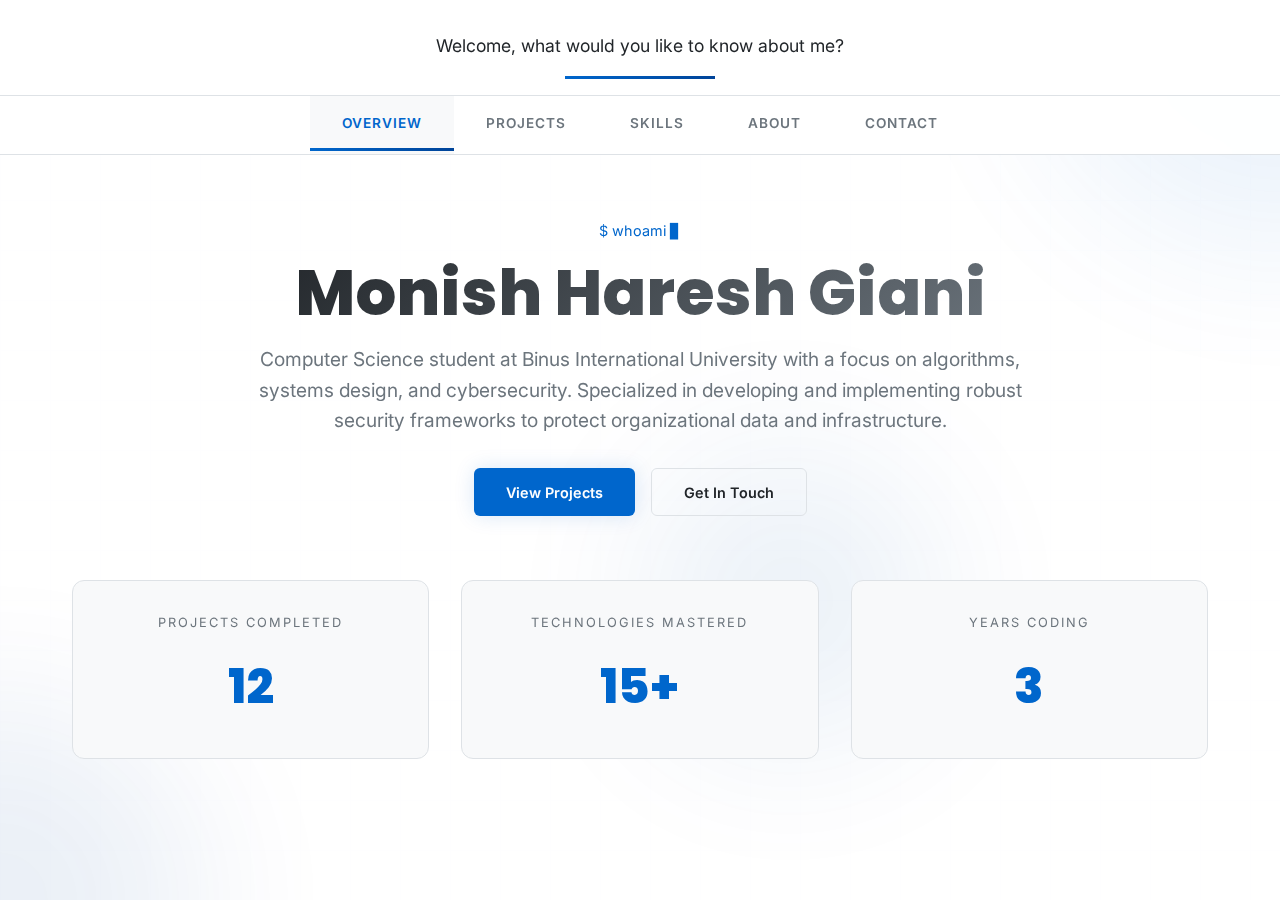
<file: index.html>
<!DOCTYPE html>
<html lang="en">
<head>
    <meta charset="UTF-8">
    <meta name="viewport" content="width=device-width, initial-scale=1.0">
    <title>Monish Haresh Giani | My Portfolio</title>

    <meta property="og:title" content="Monish Haresh Giani | Computer Science Student & Developer" />
    <meta property="og:description" content="Computer Science student at Binus International University. Passionate about web security, algorithms, and systems design." />
    <meta property="og:image" content="https://raw.githubusercontent.com/MonishGiani1/Portfolio/main/preview.png" />
    <meta property="og:url" content="https://my-portfolio-phi-one-54.vercel.app/" />
    <meta property="og:type" content="website" />

    <link rel="preconnect" href="https://fonts.googleapis.com">
    <link rel="preconnect" href="https://fonts.gstatic.com" crossorigin>
    <link href="https://fonts.googleapis.com/css2?family=Inter:wght@400;500;600;700&family=Poppins:wght@600;700;800&display=swap" rel="stylesheet">
    <link rel="stylesheet" href="styles.css">
</head>
<body>
    <div class="grid-bg"></div>
    <div class="orb orb-1"></div>
    <div class="orb orb-2"></div>
    <div class="orb orb-3"></div>

    <header class="main-header">
        <div class="container">
            <div class="header-content">
                <p class="header-subtitle">Welcome, what would you like to know about me?</p>
                <div class="header-underline"></div>
            </div>
        </div>
    </header>

    <nav class="tab-navigation">
        <div class="container">
            <ul class="tab-links">
                <li><button class="tab-btn active" data-tab="overview">OVERVIEW</button></li>
                <li><button class="tab-btn" data-tab="projects">PROJECTS</button></li>
                <li><button class="tab-btn" data-tab="skills">SKILLS</button></li>
                <li><button class="tab-btn" data-tab="about">ABOUT</button></li>
                <li><button class="tab-btn" data-tab="contact">CONTACT</button></li>
            </ul>
        </div>
    </nav>

    <main class="tab-content-wrapper">
        <section id="overview" class="tab-content active">
            <div class="container">
                
                <div class="hero-content">
                    <div class="terminal-prompt">$ whoami ▊</div>
                    <h2 class="hero-name">Monish Haresh Giani</h2>
                    <p class="hero-subtitle">
                        Computer Science student at Binus International University with a focus on algorithms, systems design, and cybersecurity. Specialized in developing and implementing robust security frameworks to protect organizational data and infrastructure.
                    </p>
                    <div class="cta-buttons">
                        <button class="btn btn-primary" onclick="switchTab('projects')">View Projects</button>
                        <button class="btn btn-secondary" onclick="switchTab('contact')">Get In Touch</button>
                    </div>
                </div>

                <div class="stats-grid">
                    <div class="stat-card">
                        <div class="stat-label">PROJECTS COMPLETED</div>
                        <div class="stat-value">12</div>
                    </div>
                    <div class="stat-card">
                        <div class="stat-label">TECHNOLOGIES MASTERED</div>
                        <div class="stat-value">15+</div>
                    </div>
                    <div class="stat-card">
                        <div class="stat-label">YEARS CODING</div>
                        <div class="stat-value">3</div>
                    </div>
                </div>
            </div>
        </section>

        <section id="projects" class="tab-content">
            <div class="container">
                <div class="section-header">
                    <div class="section-label">$ ls projects/</div>
                    <h2>Featured Projects</h2>
                </div>

                <div class="project-card">
                        <div class="project-header">
                            <h3 class="project-title">LaTeX to HTML Compiler</h3>
                            <span class="project-year">2025</span>
                        </div>
                        <p class="project-description">
                            Translates raw .tex files and turns them into pure HTML with CSS applied. Consists of Lexers, Parsers, AST and Code Generation
                            <span style="color: var(--accent-secondary); font-size: 0.85rem; display: block; margin-top: 0.5rem;">Team Project (3 members)</span>

                        </p>
                        <div class="tech-stack">
                            <span class="tech-tag">Python</span>
                            <span class="tech-tag">LaTeX</span>
                            <span class="tech-tag">File I/O</span>
                            <span class="tech-tag">HTML</span>
                            <span class="tech-tag">CSS</span>
                        </div>
                    </div>

                <div class="project-card">
                        <div class="project-header">
                            <h3 class="project-title">Galaxy Simulator</h3>
                            <span class="project-year">2025</span>
                        </div>
                        <p class="project-description">
                            A simulation of a dwarf galaxy with over 1000 stars and settings to manipulate dark energy volume
                            <span style="color: var(--accent-secondary); font-size: 0.85rem; display: block; margin-top: 0.5rem;">Team Project (2 members)</span>

                        </p>
                        <div class="tech-stack">
                            <span class="tech-tag">Python</span>
                        </div>
                    </div>
                

                <div class="projects-grid">
                    <div class="project-card">
                        <div class="project-header">
                            <h3 class="project-title">Internet Cafe Platform</h3>
                            <span class="project-year">2024</span>
                        </div>
                        <p class="project-description">
                            Full-stack online platforms with user authentication, product catalog, shopping 
                            cart, and payment integration. Implemented RESTful API and responsive frontend, so gamers can enjoy their leisure wit no overhead troubles. 
                            
                            <span style="color: var(--accent-secondary); font-size: 0.85rem; display: block; margin-top: 0.5rem;">Team Project (4 members)</span>
                        </p>
                        <div class="tech-stack">
                            <span class="tech-tag">React</span>
                            <span class="tech-tag">Node.js</span>
                            <span class="tech-tag">MongoDB</span>
                            <span class="tech-tag">Stripe API</span>
                        </div>
                    </div>

                    <div class="project-card">
                        <div class="project-header">
                            <h3 class="project-title">Restaurant Order Manager</h3>
                            <span class="project-year">2024</span>
                        </div>
                        <p class="project-description">
                            Desktop application for managing orders, coupled with a GUI for higher accessibility, designed for smaller businesses.
                        </p>
                        <div class="tech-stack">
                            <span class="tech-tag">Java</span>
                            <span class="tech-tag">JavaFX</span>
                            <span class="tech-tag">SQLite</span>
                        </div>
                    </div>

                    <div class="project-card">
                        <div class="project-header">
                            <h3 class="project-title">Data Poisoning Simulation</h3>
                            <span class="project-year">2025</span>
                        </div>
                        <p class="project-description">
                            A simulation designed for testing Machine Learning models' durability against poisoning attacks. Making use of Docker, to store generated users, and Redis to allow commumnication among the entities, this program allows for real-time degradation viewership during the deployment stage. 
                            <span style="color: var(--accent-secondary); font-size: 0.85rem; display: block; margin-top: 0.5rem;">Team Project (3 members)</span>
                        </p>
                        <div class="tech-stack">
                            <span class="tech-tag">Python</span>
                            <span class="tech-tag">Redis</span>
                            <span class="tech-tag">Docker</span>
                            <span class="tech-tag">Microsoft Azure Foundations</span>
                        </div>
                    </div>

                    <div class="project-card">
                        <div class="project-header">
                            <h3 class="project-title">Splice Site Prediction Tool</h3>
                            <span class="project-year">2023</span>
                        </div>
                        <p class="project-description">
                            Research Project that aims to compare Machine Learning and Deep Learning models to detect splice site locations, in order to see if traditional ML can compete with DL
                            <span style="color: var(--accent-secondary); font-size: 0.85rem; display: block; margin-top: 0.5rem;">Team Project (2 members)</span>

                        </p>
                        <div class="tech-stack">
                            <span class="tech-tag">Python</span>
                            <span class="tech-tag">Streamlit</span>
                            <span class="tech-tag">File I/O</span>
                        </div>
                    </div>

                    <div class="project-card">
                        <div class="project-header">
                            <h3 class="project-title">Student Grade Calculator</h3>
                            <span class="project-year">2023</span>
                        </div>
                        <p class="project-description">
                            Console application that calculates final grades based on assignments, quizzes, 
                            and exams with customizable weightings. Includes data validation and GPA conversion.
                        </p>
                        <div class="tech-stack">
                            <span class="tech-tag">C</span>
                            <span class="tech-tag">SQL</span>
                            <span class="tech-tag">File I/O</span>
                        </div>
                    </div>

                    

                    <div class="project-card">
                        <div class="project-header">
                            <h3 class="project-title">Library Management System</h3>
                            <span class="project-year">2023</span>
                        </div>
                        <p class="project-description">
                            Database-driven system for tracking books, members, and borrowing records. 
                            Implements search functionality, overdue tracking, and automated fine calculation.
                        </p>
                        <div class="tech-stack">
                            <span class="tech-tag">Java</span>
                        </div>
                    </div>
                </div>
            </div>
        </section>

        <section id="skills" class="tab-content">
            <div class="container">
                <div class="section-header">
                    <div class="section-label">$ cat skills.json</div>
                    <h2>Technical Skills</h2>
                </div>
                <div class="skills-grid">
                    <div class="skill-category">
                        <h3>Languages</h3>
                        <ul class="skill-list">
                            <li>Python</li>
                            <li>JavaScript/TypeScript</li>
                            <li>Java</li>
                            <li>C</li>
                                <li>SQL</li>
                        </ul>
                    </div>

                    <div class="skill-category">
                        <h3>Frameworks & Tools</h3>
                        <ul class="skill-list">
                            <li>React / Next.js</li>
                            <li>Node.js / Express</li>
                            <li>Docker</li>
                            <li>Git / GitHub Actions</li>
                            <li>Azure Foundations</li>
                            <li>Burp Suite</li>
                            <li>Nmap</li>
                            <li>Python / Bash Automation Scripting</li>
                        </ul>
                    </div>

                    <div class="skill-category">
                        <h3>Concepts</h3>
                        <ul class="skill-list">
                            <li>Data Structures & Algorithms</li>
                            <li>System Design</li>
                            <li>Database Management</li>
                            <li>Machine Learning</li>
                            <li>CI/CD Pipelines</li>
                            <li>Penetration Testing</li>
                        </ul>
                    </div>
                </div>
            </div>
        </section>

        <section id="about" class="tab-content">
            <div class="container">
                <div class="section-header">
                    <div class="section-label">$ cat about.txt</div>
                    <h2>About Me</h2>
                </div>
                <div class="about-content">
                    <p>
                        I'm a Computer Science student at <span class="accent-text">BINUS University</span> 
                        with a deep interest in web security. 
                        I love tackling challenging problems and learning new technologies. When I'm not coding, 
                        you can find me reading tech blogs, or exploring new frameworks.
                    </p>
                    <p>
                        My journey in computer science started with curiosity about how software works, 
                        and has evolved into a passion for designing proper security measures. I'm 
                        particularly interested in backend systems, API design, and security best practices.
                    </p>
        
                </div>
            </div>
        </section>

        <section id="contact" class="tab-content">
            <div class="container">
                <div class="section-header">
                    <div class="section-label">$ connect</div>
                    <h2>Get In Touch</h2>
                </div>
                <div class="contact-content">
                    <p class="contact-text">
                        I'm currently looking for internship opportunities and always open to 
                        discussing new projects or collaboration ideas. Feel free to reach out!
                    </p>
                    <div class="social-links">
                        <a href="https://github.com/MonishGiani1" class="social-link" target="_blank">GitHub</a>
                        <a href="https://www.linkedin.com/in/monish-giani-8b10243a5?utm_source=share&utm_campaign=share_via&utm_content=profile&utm_medium=android_app" class="social-link" target="_blank">LinkedIn</a>
                        <a href="https://line.me/ti/p/CbFPmhJUC3" class="social-link" target="_blank">Line</a>
                    </div>
                </div>
            </div>
        </section>
    </main>



    <script>
        const tabButtons = document.querySelectorAll('.tab-btn');
        const tabContents = document.querySelectorAll('.tab-content');

        function switchTab(tabName) {
            tabButtons.forEach(btn => btn.classList.remove('active'));
            tabContents.forEach(content => content.classList.remove('active'));

            const selectedButton = document.querySelector(`[data-tab="${tabName}"]`);
            const selectedContent = document.getElementById(tabName);

            if (selectedButton && selectedContent) {
                selectedButton.classList.add('active');
                selectedContent.classList.add('active');
            }

            window.scrollTo({ top: 0, behavior: 'smooth' });
        }

        tabButtons.forEach(button => {
            button.addEventListener('click', () => {
                switchTab(button.dataset.tab);
            });
        });
    </script>
</body>
</html>
</file>
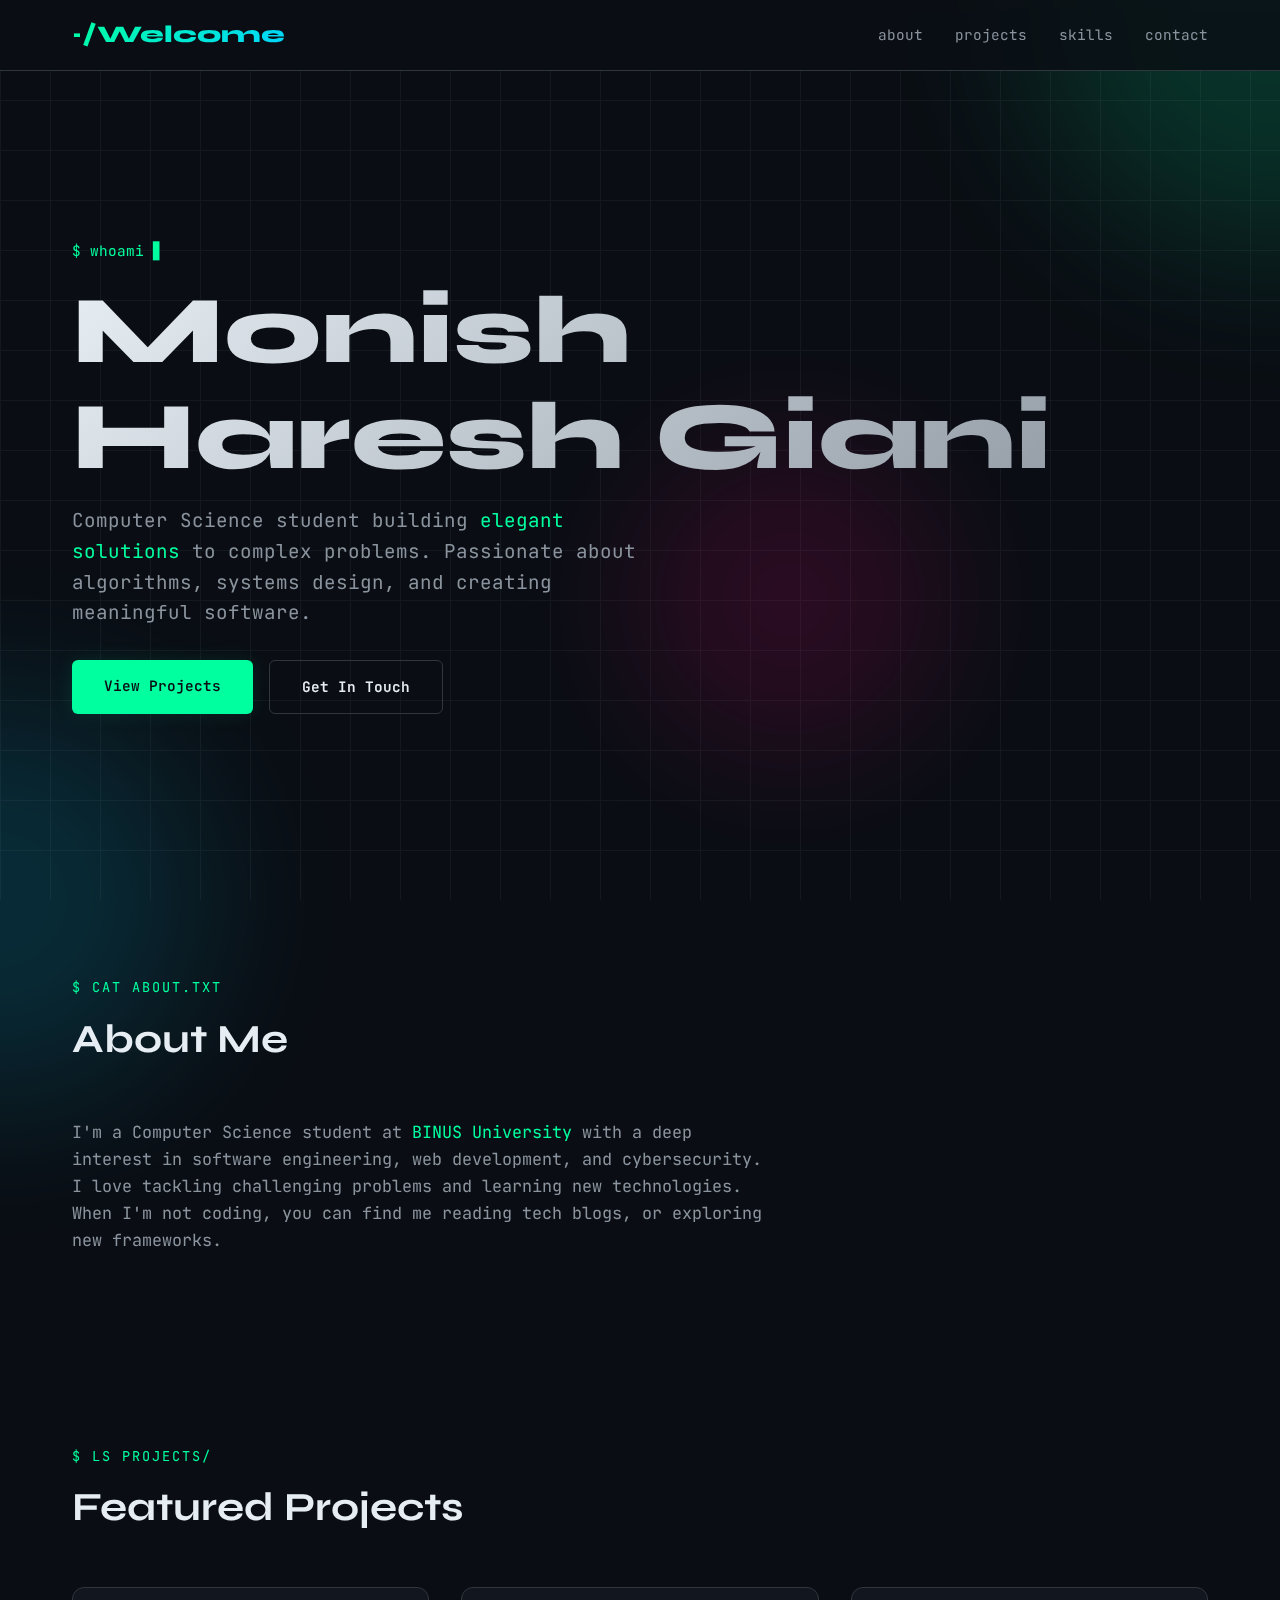
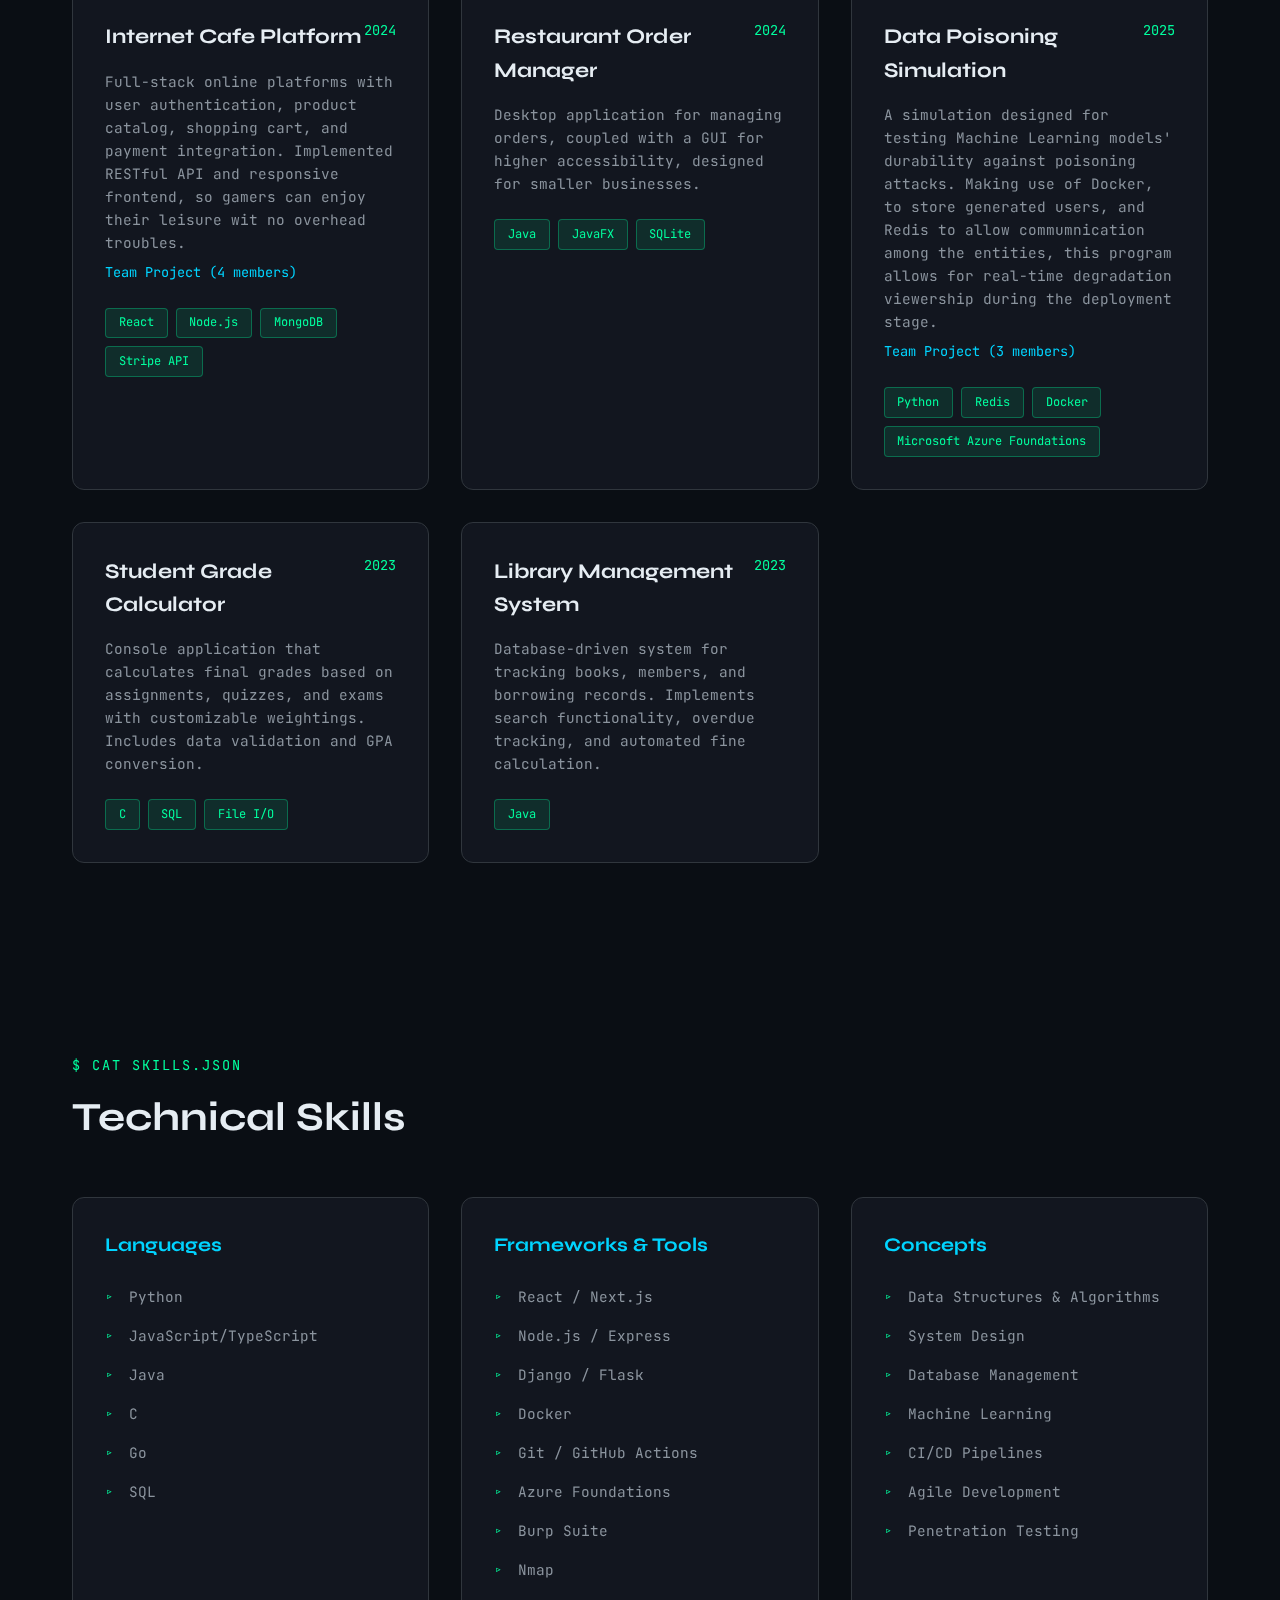
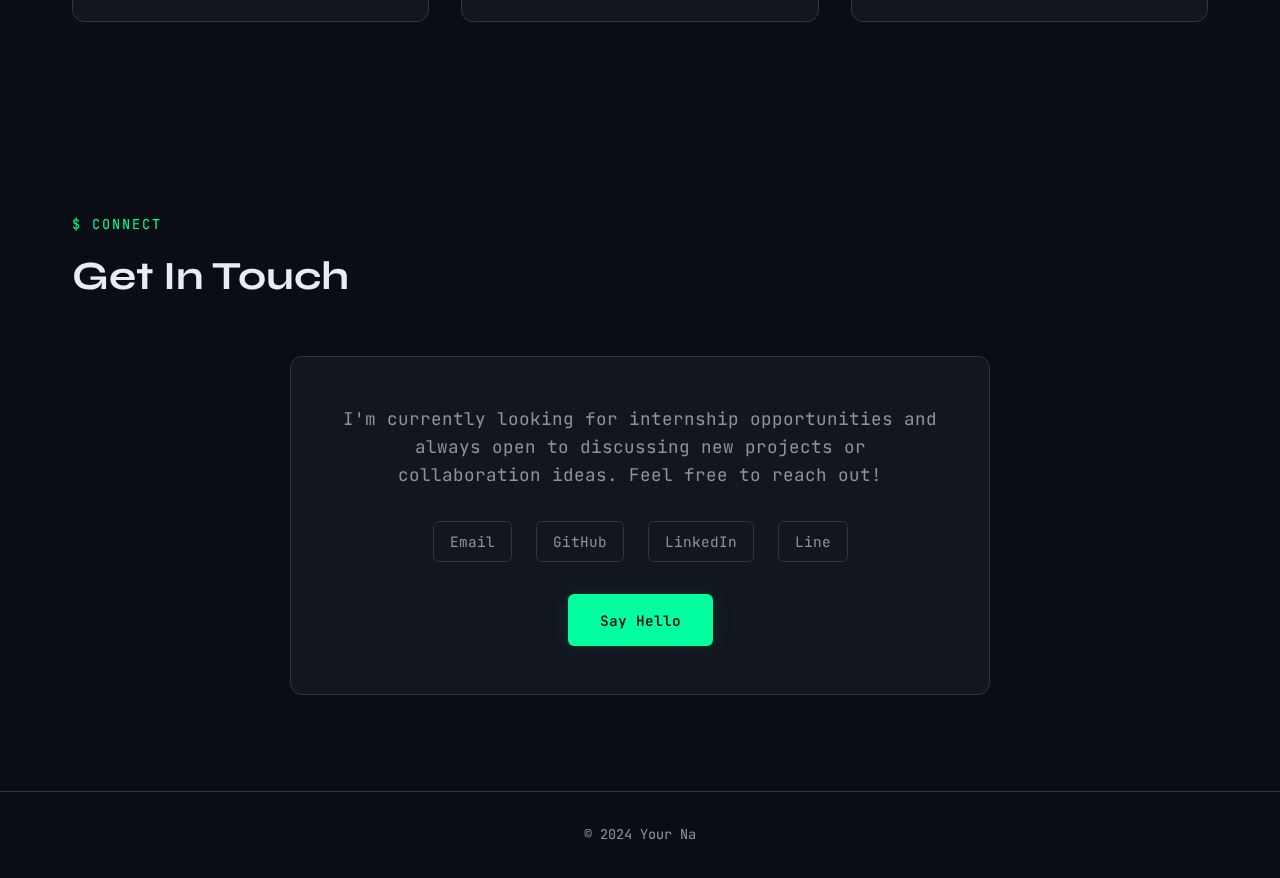
<file: portfolio.html>
<!DOCTYPE html>
<html lang="en">
<head>
    <meta charset="UTF-8">
    <meta name="viewport" content="width=device-width, initial-scale=1.0">
    <title>Monish Haresh Giani | My Portfolio</title>
    <link rel="preconnect" href="https://fonts.googleapis.com">
    <link rel="preconnect" href="https://fonts.gstatic.com" crossorigin>
    <link href="https://fonts.googleapis.com/css2?family=JetBrains+Mono:wght@400;600;700&family=Syne:wght@600;700;800&display=swap" rel="stylesheet">
    <style>
        :root {
            --bg-primary: #0a0e14;
            --bg-secondary: #12161f;
            --bg-tertiary: #1a1f2e;
            --text-primary: #e6edf3;
            --text-secondary: #8b949e;
            --accent-primary: #00ff9f;
            --accent-secondary: #00d4ff;
            --accent-tertiary: #ff0080;
            --border: #30363d;
            --shadow: rgba(0, 255, 159, 0.1);
        }

        * {
            margin: 0;
            padding: 0;
            box-sizing: border-box;
        }

        body {
            font-family: 'JetBrains Mono', monospace;
            background: var(--bg-primary);
            color: var(--text-primary);
            line-height: 1.6;
            overflow-x: hidden;
        }

        /* Animated grid background */
        .grid-bg {
            position: fixed;
            top: 0;
            left: 0;
            width: 100%;
            height: 100%;
            background-image: 
                linear-gradient(var(--border) 1px, transparent 1px),
                linear-gradient(90deg, var(--border) 1px, transparent 1px);
            background-size: 50px 50px;
            opacity: 0.3;
            z-index: -1;
            animation: gridScroll 20s linear infinite;
        }

        @keyframes gridScroll {
            0% { transform: translateY(0); }
            100% { transform: translateY(50px); }
        }

        /* Gradient orbs */
        .orb {
            position: fixed;
            border-radius: 50%;
            filter: blur(80px);
            opacity: 0.15;
            z-index: -1;
            animation: float 20s ease-in-out infinite;
        }

        .orb-1 {
            width: 500px;
            height: 500px;
            background: var(--accent-primary);
            top: -250px;
            right: -250px;
        }

        .orb-2 {
            width: 400px;
            height: 400px;
            background: var(--accent-secondary);
            bottom: -200px;
            left: -200px;
            animation-delay: -10s;
        }

        .orb-3 {
            width: 300px;
            height: 300px;
            background: var(--accent-tertiary);
            top: 50%;
            left: 50%;
            animation-delay: -5s;
        }

        @keyframes float {
            0%, 100% { transform: translate(0, 0) rotate(0deg); }
            33% { transform: translate(30px, -30px) rotate(120deg); }
            66% { transform: translate(-30px, 30px) rotate(240deg); }
        }

        /* Container */
        .container {
            max-width: 1200px;
            margin: 0 auto;
            padding: 0 2rem;
        }

        /* Header/Nav */
        header {
            position: sticky;
            top: 0;
            background: rgba(10, 14, 20, 0.8);
            backdrop-filter: blur(10px);
            border-bottom: 1px solid var(--border);
            padding: 1rem 0;
            z-index: 100;
            animation: slideDown 0.6s ease-out;
        }

        @keyframes slideDown {
            from {
                transform: translateY(-100%);
                opacity: 0;
            }
            to {
                transform: translateY(0);
                opacity: 1;
            }
        }

        nav {
            display: flex;
            justify-content: space-between;
            align-items: center;
        }

        .logo {
            font-family: 'Syne', sans-serif;
            font-size: 1.5rem;
            font-weight: 800;
            background: linear-gradient(135deg, var(--accent-primary), var(--accent-secondary));
            -webkit-background-clip: text;
            -webkit-text-fill-color: transparent;
            background-clip: text;
        }

        .nav-links {
            display: flex;
            gap: 2rem;
            list-style: none;
        }

        .nav-links a {
            color: var(--text-secondary);
            text-decoration: none;
            font-size: 0.9rem;
            transition: all 0.3s ease;
            position: relative;
        }

        .nav-links a::after {
            content: '';
            position: absolute;
            bottom: -5px;
            left: 0;
            width: 0;
            height: 2px;
            background: var(--accent-primary);
            transition: width 0.3s ease;
        }

        .nav-links a:hover {
            color: var(--accent-primary);
        }

        .nav-links a:hover::after {
            width: 100%;
        }

        /* Hero Section */
        .hero {
            min-height: 90vh;
            display: flex;
            align-items: center;
            padding: 4rem 0;
        }

        .hero-content {
            animation: fadeInUp 0.8s ease-out 0.2s both;
        }

        @keyframes fadeInUp {
            from {
                opacity: 0;
                transform: translateY(30px);
            }
            to {
                opacity: 1;
                transform: translateY(0);
            }
        }

        .terminal-prompt {
            font-size: 0.9rem;
            color: var(--accent-primary);
            margin-bottom: 1rem;
            animation: blink 1s step-end infinite;
        }

        @keyframes blink {
            0%, 100% { opacity: 1; }
            50% { opacity: 0; }
        }

        h1 {
            font-family: 'Syne', sans-serif;
            font-size: clamp(3rem, 8vw, 6rem);
            font-weight: 800;
            line-height: 1.1;
            margin-bottom: 1rem;
            background: linear-gradient(135deg, var(--text-primary), var(--text-secondary));
            -webkit-background-clip: text;
            -webkit-text-fill-color: transparent;
            background-clip: text;
        }

        .hero-subtitle {
            font-size: 1.2rem;
            color: var(--text-secondary);
            margin-bottom: 2rem;
            max-width: 600px;
        }

        .accent-text {
            color: var(--accent-primary);
        }

        .cta-buttons {
            display: flex;
            gap: 1rem;
            flex-wrap: wrap;
        }

        .btn {
            padding: 0.9rem 2rem;
            border: none;
            border-radius: 6px;
            font-family: 'JetBrains Mono', monospace;
            font-size: 0.9rem;
            font-weight: 600;
            cursor: pointer;
            transition: all 0.3s ease;
            text-decoration: none;
            display: inline-block;
        }

        .btn-primary {
            background: var(--accent-primary);
            color: var(--bg-primary);
            box-shadow: 0 0 20px var(--shadow);
        }

        .btn-primary:hover {
            transform: translateY(-2px);
            box-shadow: 0 5px 30px var(--shadow);
        }

        .btn-secondary {
            background: transparent;
            color: var(--text-primary);
            border: 1px solid var(--border);
        }

        .btn-secondary:hover {
            border-color: var(--accent-primary);
            background: rgba(0, 255, 159, 0.1);
        }

        /* Section Styles */
        section {
            padding: 6rem 0;
            animation: fadeInUp 0.8s ease-out both;
        }

        section:nth-child(even) {
            animation-delay: 0.1s;
        }

        .section-header {
            margin-bottom: 3rem;
        }

        .section-label {
            font-size: 0.85rem;
            color: var(--accent-primary);
            text-transform: uppercase;
            letter-spacing: 2px;
            margin-bottom: 0.5rem;
        }

        h2 {
            font-family: 'Syne', sans-serif;
            font-size: 2.5rem;
            font-weight: 700;
            margin-bottom: 1rem;
        }

        /* Projects Grid */
        .projects-grid {
            display: grid;
            grid-template-columns: repeat(auto-fit, minmax(350px, 1fr));
            gap: 2rem;
        }

        .project-card {
            background: var(--bg-secondary);
            border: 1px solid var(--border);
            border-radius: 12px;
            padding: 2rem;
            transition: all 0.3s ease;
            position: relative;
            overflow: hidden;
        }

        .project-card::before {
            content: '';
            position: absolute;
            top: 0;
            left: 0;
            width: 100%;
            height: 3px;
            background: linear-gradient(90deg, var(--accent-primary), var(--accent-secondary));
            transform: scaleX(0);
            transform-origin: left;
            transition: transform 0.3s ease;
        }

        .project-card:hover {
            transform: translateY(-5px);
            border-color: var(--accent-primary);
            box-shadow: 0 10px 40px rgba(0, 255, 159, 0.1);
        }

        .project-card:hover::before {
            transform: scaleX(1);
        }

        .project-header {
            display: flex;
            justify-content: space-between;
            align-items: start;
            margin-bottom: 1rem;
        }

        .project-title {
            font-family: 'Syne', sans-serif;
            font-size: 1.3rem;
            font-weight: 700;
            color: var(--text-primary);
        }

        .project-year {
            font-size: 0.85rem;
            color: var(--accent-primary);
        }

        .project-description {
            color: var(--text-secondary);
            margin-bottom: 1.5rem;
            font-size: 0.9rem;
        }

        .tech-stack {
            display: flex;
            flex-wrap: wrap;
            gap: 0.5rem;
        }

        .tech-tag {
            padding: 0.3rem 0.8rem;
            background: rgba(0, 255, 159, 0.1);
            border: 1px solid rgba(0, 255, 159, 0.3);
            border-radius: 4px;
            font-size: 0.75rem;
            color: var(--accent-primary);
        }

        /* Skills Section */
        .skills-grid {
            display: grid;
            grid-template-columns: repeat(auto-fit, minmax(250px, 1fr));
            gap: 2rem;
        }

        .skill-category {
            background: var(--bg-secondary);
            border: 1px solid var(--border);
            border-radius: 12px;
            padding: 2rem;
            transition: all 0.3s ease;
        }

        .skill-category:hover {
            border-color: var(--accent-secondary);
            background: var(--bg-tertiary);
        }

        .skill-category h3 {
            font-family: 'Syne', sans-serif;
            font-size: 1.2rem;
            color: var(--accent-secondary);
            margin-bottom: 1rem;
        }

        .skill-list {
            list-style: none;
        }

        .skill-list li {
            padding: 0.5rem 0;
            color: var(--text-secondary);
            font-size: 0.9rem;
            position: relative;
            padding-left: 1.5rem;
        }

        .skill-list li::before {
            content: '▹';
            position: absolute;
            left: 0;
            color: var(--accent-primary);
        }

        /* Contact Section */
        .contact-content {
            background: var(--bg-secondary);
            border: 1px solid var(--border);
            border-radius: 12px;
            padding: 3rem;
            max-width: 700px;
            margin: 0 auto;
            text-align: center;
        }

        .contact-text {
            font-size: 1.1rem;
            color: var(--text-secondary);
            margin-bottom: 2rem;
        }

        .social-links {
            display: flex;
            justify-content: center;
            gap: 1.5rem;
            margin-bottom: 2rem;
        }

        .social-link {
            color: var(--text-secondary);
            text-decoration: none;
            font-size: 0.9rem;
            transition: all 0.3s ease;
            padding: 0.5rem 1rem;
            border: 1px solid var(--border);
            border-radius: 6px;
        }

        .social-link:hover {
            color: var(--accent-primary);
            border-color: var(--accent-primary);
            background: rgba(0, 255, 159, 0.05);
        }

        /* Footer */
        footer {
            border-top: 1px solid var(--border);
            padding: 2rem 0;
            text-align: center;
            color: var(--text-secondary);
            font-size: 0.85rem;
        }

        /* Responsive */
        @media (max-width: 768px) {
            .nav-links {
                gap: 1rem;
            }

            h1 {
                font-size: 2.5rem;
            }

            .projects-grid,
            .skills-grid {
                grid-template-columns: 1fr;
            }

            .cta-buttons {
                flex-direction: column;
            }

            .btn {
                text-align: center;
            }
        }
    </style>
</head>
<body>
    <div class="grid-bg"></div>
    <div class="orb orb-1"></div>
    <div class="orb orb-2"></div>
    <div class="orb orb-3"></div>

    <header>
        <div class="container">
            <nav>
                <div class="logo">~/Welcome</div>
                <ul class="nav-links">
                    <li><a href="#about">about</a></li>
                    <li><a href="#projects">projects</a></li>
                    <li><a href="#skills">skills</a></li>
                    <li><a href="#contact">contact</a></li>
                </ul>
            </nav>
        </div>
    </header>

    <main>
        <section class="hero">
            <div class="container">
                <div class="hero-content">
                    <div class="terminal-prompt">$ whoami ▊</div>
                    <h1>Monish Haresh Giani</h1>
                    <p class="hero-subtitle">
                        Computer Science student building <span class="accent-text">elegant solutions</span> 
                        to complex problems. Passionate about algorithms, systems design, and creating 
                        meaningful software.
                    </p>
                    <div class="cta-buttons">
                        <a href="#projects" class="btn btn-primary">View Projects</a>
                        <a href="#contact" class="btn btn-secondary">Get In Touch</a>
                    </div>
                </div>
            </div>
        </section>

        <section id="about">
            <div class="container">
                <div class="section-header">
                    <div class="section-label">$ cat about.txt</div>
                    <h2>About Me</h2>
                </div>
                <p style="max-width: 700px; color: var(--text-secondary); font-size: 1.05rem;">
                    I'm a Computer Science student at <span class="accent-text">BINUS University</span> 
                    with a deep interest in software engineering, web development, and cybersecurity. 
                    I love tackling challenging problems and learning new technologies. When I'm not coding, 
                    you can find me reading tech blogs, or exploring new frameworks.
                </p>
            </div>
        </section>

        <section id="projects">
            <div class="container">
                <div class="section-header">
                    <div class="section-label">$ ls projects/</div>
                    <h2>Featured Projects</h2>
                </div>
                <div class="projects-grid">
                    <div class="project-card">
                        <div class="project-header">
                            <h3 class="project-title">Internet Cafe Platform</h3>
                            <span class="project-year">2024</span>
                        </div>
                        <p class="project-description">
                            Full-stack online platforms with user authentication, product catalog, shopping 
                            cart, and payment integration. Implemented RESTful API and responsive frontend, so gamers can enjoy their leisure wit no overhead troubles. 
                            
                            <span style="color: var(--accent-secondary); font-size: 0.85rem; display: block; margin-top: 0.5rem;">Team Project (4 members)</span>
                        </p>
                        <div class="tech-stack">
                            <span class="tech-tag">React</span>
                            <span class="tech-tag">Node.js</span>
                            <span class="tech-tag">MongoDB</span>
                            <span class="tech-tag">Stripe API</span>
                        </div>
                    </div>

                    <div class="project-card">
                        <div class="project-header">
                            <h3 class="project-title">Restaurant Order Manager</h3>
                            <span class="project-year">2024</span>
                        </div>
                        <p class="project-description">
                            Desktop application for managing orders, coupled with a GUI for higher accessibility, designed for smaller businesses.
                        </p>
                        <div class="tech-stack">
                            <span class="tech-tag">Java</span>
                            <span class="tech-tag">JavaFX</span>
                            <span class="tech-tag">SQLite</span>
                        </div>
                    </div>

                    <div class="project-card">
                        <div class="project-header">
                            <h3 class="project-title">Data Poisoning Simulation</h3>
                            <span class="project-year">2025</span>
                        </div>
                        <p class="project-description">
                            A simulation designed for testing Machine Learning models' durability against poisoning attacks. Making use of Docker, to store generated users, and Redis to allow commumnication among the entities, this program allows for real-time degradation viewership during the deployment stage. 
                            <span style="color: var(--accent-secondary); font-size: 0.85rem; display: block; margin-top: 0.5rem;">Team Project (3 members)</span>
                        </p>
                        <div class="tech-stack">
                            <span class="tech-tag">Python</span>
                            <span class="tech-tag">Redis</span>
                            <span class="tech-tag">Docker</span>
                            <span class="tech-tag">Microsoft Azure Foundations</span>
                        </div>
                    </div>

                    <div class="project-card">
                        <div class="project-header">
                            <h3 class="project-title">Student Grade Calculator</h3>
                            <span class="project-year">2023</span>
                        </div>
                        <p class="project-description">
                            Console application that calculates final grades based on assignments, quizzes, 
                            and exams with customizable weightings. Includes data validation and GPA conversion.
                        </p>
                        <div class="tech-stack">
                            <span class="tech-tag">C</span>
                            <span class="tech-tag">SQL</span>
                            <span class="tech-tag">File I/O</span>
                        </div>
                    </div>

                    

                    <div class="project-card">
                        <div class="project-header">
                            <h3 class="project-title">Library Management System</h3>
                            <span class="project-year">2023</span>
                        </div>
                        <p class="project-description">
                            Database-driven system for tracking books, members, and borrowing records. 
                            Implements search functionality, overdue tracking, and automated fine calculation.
                        </p>
                        <div class="tech-stack">
                            <span class="tech-tag">Java</span>
                        </div>
                    </div>
                </div>
            </div>
        </section>

        <section id="skills">
            <div class="container">
                <div class="section-header">
                    <div class="section-label">$ cat skills.json</div>
                    <h2>Technical Skills</h2>
                </div>
                <div class="skills-grid">
                    <div class="skill-category">
                        <h3>Languages</h3>
                        <ul class="skill-list">
                            <li>Python</li>
                            <li>JavaScript/TypeScript</li>
                            <li>Java</li>
                            <li>C</li>
                            <li>Go</li>
                            <li>SQL</li>
                        </ul>
                    </div>

                    <div class="skill-category">
                        <h3>Frameworks & Tools</h3>
                        <ul class="skill-list">
                            <li>React / Next.js</li>
                            <li>Node.js / Express</li>
                            <li>Django / Flask</li>
                            <li>Docker</li>
                            <li>Git / GitHub Actions</li>
                            <li>Azure Foundations</li>
                            <li>Burp Suite</li>
                            <li>Nmap</li>
                        </ul>
                    </div>

                    <div class="skill-category">
                        <h3>Concepts</h3>
                        <ul class="skill-list">
                            <li>Data Structures & Algorithms</li>
                            <li>System Design</li>
                            <li>Database Management</li>
                            <li>Machine Learning</li>
                            <li>CI/CD Pipelines</li>
                            <li>Agile Development</li>
                            <li>Penetration Testing</li>
                        </ul>
                    </div>
                </div>
            </div>
        </section>

        <section id="contact">
            <div class="container">
                <div class="section-header">
                    <div class="section-label">$ connect</div>
                    <h2>Get In Touch</h2>
                </div>
                <div class="contact-content">
                    <p class="contact-text">
                        I'm currently looking for internship opportunities and always open to 
                        discussing new projects or collaboration ideas. Feel free to reach out!
                    </p>
                    <div class="social-links">
                        <a href="/cdn-cgi/l/email-protection#84fdebf1f6aae1e9e5ede8c4e1fce5e9f4e8e1aae7ebe9" class="social-link">Email</a>
                        <a href="https://github.com/MonishGiani1" class="social-link">GitHub</a>
                        <a href="https://www.linkedin.com/in/monish-giani-8b10243a5?utm_source=share&utm_campaign=share_via&utm_content=profile&utm_medium=android_app" class="social-link">LinkedIn</a>
                        <a href="https://line.me/ti/p/CbFPmhJUC3" class="social-link">Line</a>
                    </div>
                    <a href="/cdn-cgi/l/email-protection#9ce5f3e9eeb2f9f1fdf5f0dcf9e4fdf1ecf0f9b2fff3f1" class="btn btn-primary">Say Hello</a>
                </div>
            </div>
        </section>
    </main>

    <footer>
        <div class="container">
            <p>&copy; 2024 Your Na
</file>
<file: styles.css>
:root {
    --bg-primary: #ffffff;
    --bg-secondary: #f8f9fa;
    --bg-tertiary: #e9ecef;
    --text-primary: #212529;
    --text-secondary: #6c757d;
    --accent-primary: #0066cc;
    --accent-secondary: #004499;
    --accent-tertiary: #0052a3;
    --border: #dee2e6;
    --shadow: rgba(0, 102, 204, 0.15);  
}

* {
    margin: 0;
    padding: 0;
    box-sizing: border-box;
}

body {
    font-family: 'Inter', -apple-system, BlinkMacSystemFont, 'Segoe UI', sans-serif;
    background: var(--bg-primary);
    color: var(--text-primary);
    line-height: 1.6;
    overflow-x: hidden;
}

.grid-bg {
    position: fixed;
    top: 0;
    left: 0;
    width: 100%;
    height: 100%;
    background-image: 
        linear-gradient(var(--border) 1px, transparent 1px),
        linear-gradient(90deg, var(--border) 1px, transparent 1px);
    background-size: 50px 50px;
    opacity: 0.03;
    z-index: -1;
    animation: gridScroll 20s linear infinite;
}

@keyframes gridScroll {
    0% { transform: translateY(0); }
    100% { transform: translateY(50px); }
}

.orb {
    position: fixed;
    border-radius: 50%;
    filter: blur(80px);
    opacity: 0.08;
    z-index: -1;
    animation: float 20s ease-in-out infinite;
}

.orb-1 {
    width: 500px;
    height: 500px;
    background: var(--accent-primary);
    top: -250px;
    right: -250px;
}

.orb-2 {
    width: 400px;
    height: 400px;
    background: var(--accent-secondary);
    bottom: -200px;
    left: -200px;
    animation-delay: -10s;
}

.orb-3 {
    width: 300px;
    height: 300px;
    background: var(--accent-tertiary);
    top: 50%;
    left: 50%;
    animation-delay: -5s;
}

@keyframes float {
    0%, 100% { transform: translate(0, 0) rotate(0deg); }
    33% { transform: translate(30px, -30px) rotate(120deg); }
    66% { transform: translate(-30px, 30px) rotate(240deg); }
}

.container {
    max-width: 1200px;
    margin: 0 auto;
    padding: 0 2rem;
}

.main-header {
    background: var(--bg-primary);
    padding: 2rem 0 1rem 0;
    border-bottom: 1px solid var(--border);
}

.header-content {
    text-align: center;
}

.header-subtitle {
    font-size: 1.1rem;
    color: var(--text-primary);
    margin-bottom: 1rem;
}

.header-underline {
    width: 150px;
    height: 3px;
    background: linear-gradient(90deg, var(--accent-primary), var(--accent-secondary));
    margin: 0 auto;
}

.tab-navigation {
    position: sticky;
    top: 0;
    background: rgba(255, 255, 255, 0.95);
    backdrop-filter: blur(10px);
    border-bottom: 1px solid var(--border);
    z-index: 100;
    animation: slideDown 0.6s ease-out;
}

@keyframes slideDown {
    from {
        transform: translateY(-100%);
        opacity: 0;
    }
    to {
        transform: translateY(0);
        opacity: 1;
    }
}

.tab-links {
    display: flex;
    justify-content: center;
    gap: 0;
    list-style: none;
    padding: 0;
}

.tab-btn {
    background: transparent;
    color: var(--text-secondary);
    border: none;
    padding: 1.2rem 2rem;
    font-family: 'Inter', sans-serif;
    font-size: 0.85rem;
    font-weight: 600;
    letter-spacing: 1px;
    cursor: pointer;
    transition: all 0.3s ease;
    position: relative;
    border-bottom: 3px solid transparent;
}

.tab-btn::before {
    content: '';
    position: absolute;
    bottom: 0;
    left: 0;
    width: 100%;
    height: 3px;
    background: linear-gradient(90deg, var(--accent-primary), var(--accent-secondary));
    transform: scaleX(0);
    transition: transform 0.3s ease;
}

.tab-btn:hover {
    color: var(--accent-primary);
    background: rgba(0, 102, 204, 0.05);
}

.tab-btn.active {
    color: var(--accent-primary);
    background: var(--bg-secondary);
}

.tab-btn.active::before {
    transform: scaleX(1);
}

/* Tab Content */
.tab-content-wrapper {
    min-height: calc(100vh - 300px);
}

.tab-content {
    display: none;
    padding: 4rem 0;
    animation: fadeInUp 0.5s ease-out;
}

.tab-content.active {
    display: block;
}

@keyframes fadeInUp {
    from {
        opacity: 0;
        transform: translateY(20px);
    }
    to {
        opacity: 1;
        transform: translateY(0);
    }
}

.section-title {
    font-family: 'Syne', sans-serif;
    font-size: 3rem;
    font-weight: 800;
    text-align: center;
    margin-bottom: 3rem;
    background: linear-gradient(135deg, var(--accent-primary), var(--accent-secondary));
    -webkit-background-clip: text;
    -webkit-text-fill-color: transparent;
    background-clip: text;
}

.hero-content {
    max-width: 800px;
    margin: 0 auto 4rem auto;
    text-align: center;
}

.terminal-prompt {
    font-size: 0.9rem;
    color: var(--accent-primary);
    margin-bottom: 1rem;
}

.hero-name {
    text-align: center;
    font-family: 'Poppins', sans-serif;
    font-size: clamp(2.5rem, 6vw, 4rem);
    font-weight: 800;
    line-height: 1.1;
    margin-bottom: 1rem;
    background: linear-gradient(135deg, var(--text-primary), var(--text-secondary));
    -webkit-background-clip: text;
    -webkit-text-fill-color: transparent;
    background-clip: text;
}

.hero-subtitle {
    font-size: 1.2rem;
    color: var(--text-secondary);
    margin-bottom: 2rem;
}

.accent-text {
    color: var(--accent-primary);
}

.cta-buttons {
    display: flex;
    gap: 1rem;
    justify-content: center;
    flex-wrap: wrap;
}

.btn {
    padding: 0.9rem 2rem;
    border: none;
    border-radius: 6px;
    font-family: 'Inter', sans-serif;
    font-size: 0.9rem;
    font-weight: 600;
    cursor: pointer;
    transition: all 0.3s ease;
    text-decoration: none;
    display: inline-block;
}

.btn-primary {
    background: var(--accent-primary);
    color: #ffffff;
    box-shadow: 0 0 20px var(--shadow);
}

.btn-primary:hover {
    transform: translateY(-2px);
    box-shadow: 0 5px 30px var(--shadow);
}

.btn-secondary {
    background: transparent;
    color: var(--text-primary);
    border: 1px solid var(--border);
}

.btn-secondary:hover {
    border-color: var(--accent-primary);
    background: rgba(0, 102, 204, 0.1);
}

.stats-grid {
    display: grid;
    grid-template-columns: repeat(auto-fit, minmax(250px, 1fr));
    gap: 2rem;
    margin-top: 3rem;
}

.stat-card {
    background: var(--bg-secondary);
    border: 1px solid var(--border);
    border-radius: 12px;
    padding: 2rem;
    text-align: center;
    transition: all 0.3s ease;
}

.stat-card:hover {
    border-color: var(--accent-primary);
    transform: translateY(-5px);
    box-shadow: 0 10px 40px var(--shadow);
}

.stat-label {
    font-size: 0.8rem;
    color: var(--text-secondary);
    text-transform: uppercase;
    letter-spacing: 2px;
    margin-bottom: 1rem;
}

.stat-value {
    font-family: 'Poppins', sans-serif;
    font-size: 3rem;
    font-weight: 800;
    color: var(--accent-primary);
}

.section-header {
    margin-bottom: 3rem;
}

.section-label {
    font-size: 0.85rem;
    color: var(--accent-primary);
    text-transform: uppercase;
    letter-spacing: 2px;
    margin-bottom: 0.5rem;
}

h2 {
    text-align: left    ;
    font-family: 'Poppins', sans-serif;
    font-size: 2.5rem;
    font-weight: 700;
    margin-bottom: 1rem;
}

.projects-grid {
    display: grid;
    grid-template-columns: repeat(auto-fit, minmax(350px, 1fr));
    gap: 2rem;
}

.project-card {
    background: var(--bg-secondary);
    border: 1px solid var(--border);
    border-radius: 12px;
    padding: 2rem;
    transition: all 0.3s ease;
    position: relative;
    overflow: hidden;
}

.project-card::before {
    content: '';
    position: absolute;
    top: 0;
    left: 0;
    width: 100%;
    height: 3px;
    background: linear-gradient(90deg, var(--accent-primary), var(--accent-secondary));
    transform: scaleX(0);
    transform-origin: left;
    transition: transform 0.3s ease;
}

.project-card:hover {
    transform: translateY(-5px);
    border-color: var(--accent-primary);
    box-shadow: 0 10px 40px rgba(0, 102, 204, 0.15);
}

.project-card:hover::before {
    transform: scaleX(1);
}

.project-header {
    display: flex;
    justify-content: space-between;
    align-items: start;
    margin-bottom: 1rem;
}

.project-title {
    font-family: 'Poppins', sans-serif;
    font-size: 1.3rem;
    font-weight: 700;
    color: var(--text-primary);
}

.project-year {
    font-size: 0.85rem;
    color: var(--accent-primary);
}

.project-description {
    color: var(--text-secondary);
    margin-bottom: 1.5rem;
    font-size: 0.9rem;
}

.tech-stack {
    display: flex;
    flex-wrap: wrap;
    gap: 0.5rem;
}

.tech-tag {
    padding: 0.3rem 0.8rem;
    background: rgba(0, 102, 204, 0.1);
    border: 1px solid rgba(0, 102, 204, 0.3);
    border-radius: 4px;
    font-size: 0.75rem;
    color: var(--accent-primary);
}

.skills-grid {
    display: grid;
    grid-template-columns: repeat(auto-fit, minmax(250px, 1fr));
    gap: 2rem;
}

.skill-category {
    background: var(--bg-secondary);
    border: 1px solid var(--border);
    border-radius: 12px;
    padding: 2rem;
    transition: all 0.3s ease;
}

.skill-category:hover {
    border-color: var(--accent-secondary);
    background: var(--bg-tertiary);
}

.skill-category h3 {
    font-family: 'Poppins', sans-serif;
    font-size: 1.2rem;
    color: var(--accent-secondary);
    margin-bottom: 1rem;
}

.skill-list {
    list-style: none;
}

.skill-list li {
    padding: 0.5rem 0;
    color: var(--text-secondary);
    font-size: 0.9rem;
    position: relative;
    padding-left: 1.5rem;
}

.skill-list li::before {
    content: '▹';
    position: absolute;
    left: 0;
    color: var(--accent-primary);
}

.about-content {
    max-width: 800px;
    margin: 0 auto;
}

.about-content p {
    color: var(--text-secondary);
    font-size: 1.05rem;
    margin-bottom: 1.5rem;
    line-height: 1.8;
}

.contact-content {
    background: var(--bg-secondary);
    border: 1px solid var(--border);
    border-radius: 12px;
    padding: 3rem;
    max-width: 700px;
    margin: 0 auto;
    text-align: center;
}

.contact-text {
    font-size: 1.1rem;
    color: var(--text-secondary);
    margin-bottom: 2rem;
}

.social-links {
    display: flex;
    justify-content: center;
    gap: 1.5rem;
    margin-bottom: 2rem;
    flex-wrap: wrap;
}

.social-link {
    color: var(--text-secondary);
    text-decoration: none;
    font-size: 0.9rem;
    transition: all 0.3s ease;
    padding: 0.5rem 1rem;
    border: 1px solid var(--border);
    border-radius: 6px;
}

.social-link:hover {
    color: var(--accent-primary);
    border-color: var(--accent-primary);
    background: rgba(0, 102, 204, 0.05);
}


@media (max-width: 768px) {
    .tab-links {
        flex-wrap: wrap;
        justify-content: center;
    }

    .tab-btn {
        padding: 1rem 1.5rem;
        font-size: 0.75rem;
    }

    .hero-name {
        font-size: 2rem;
        
    }

    .projects-grid,
    .skills-grid,
    .stats-grid {
        grid-template-columns: 1fr;
    }

    .cta-buttons {
        flex-direction: column;
    }

    .btn {
        text-align: center;
        width: 100%;
    }
}
</file>
